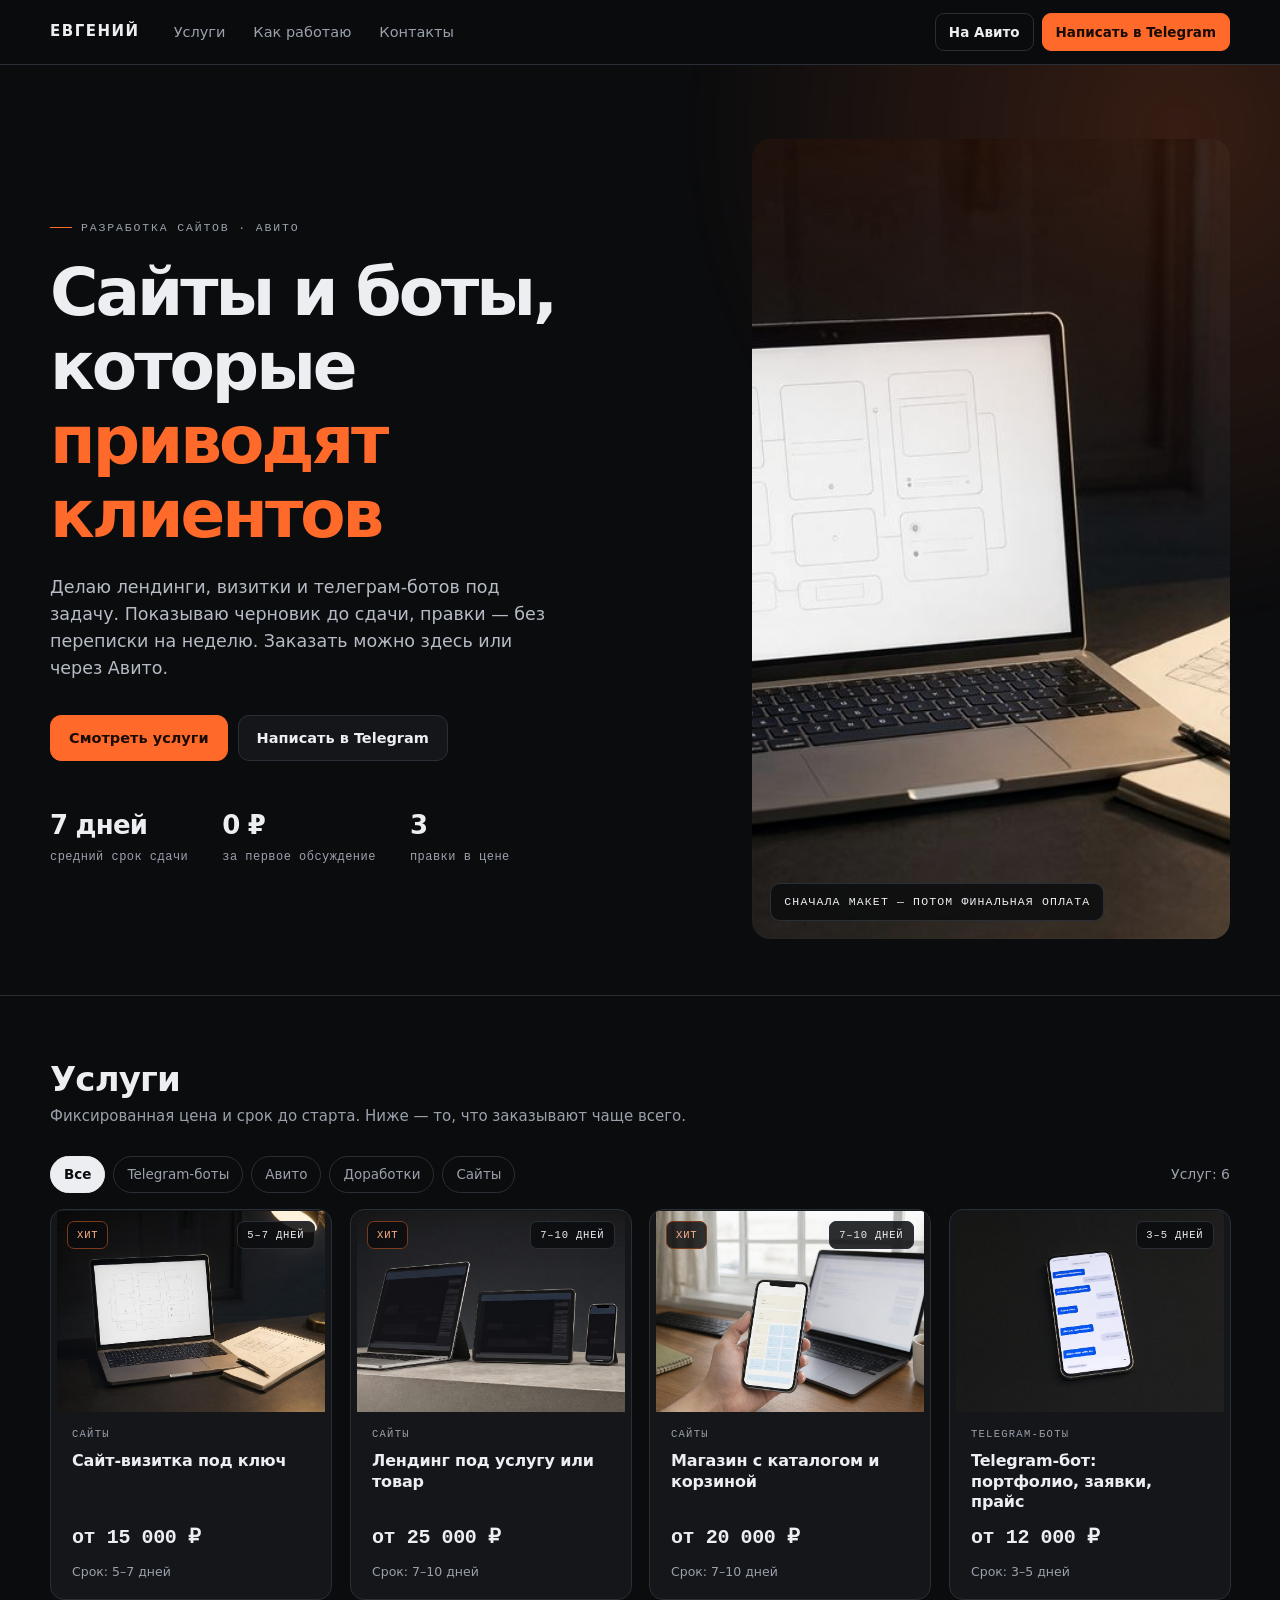
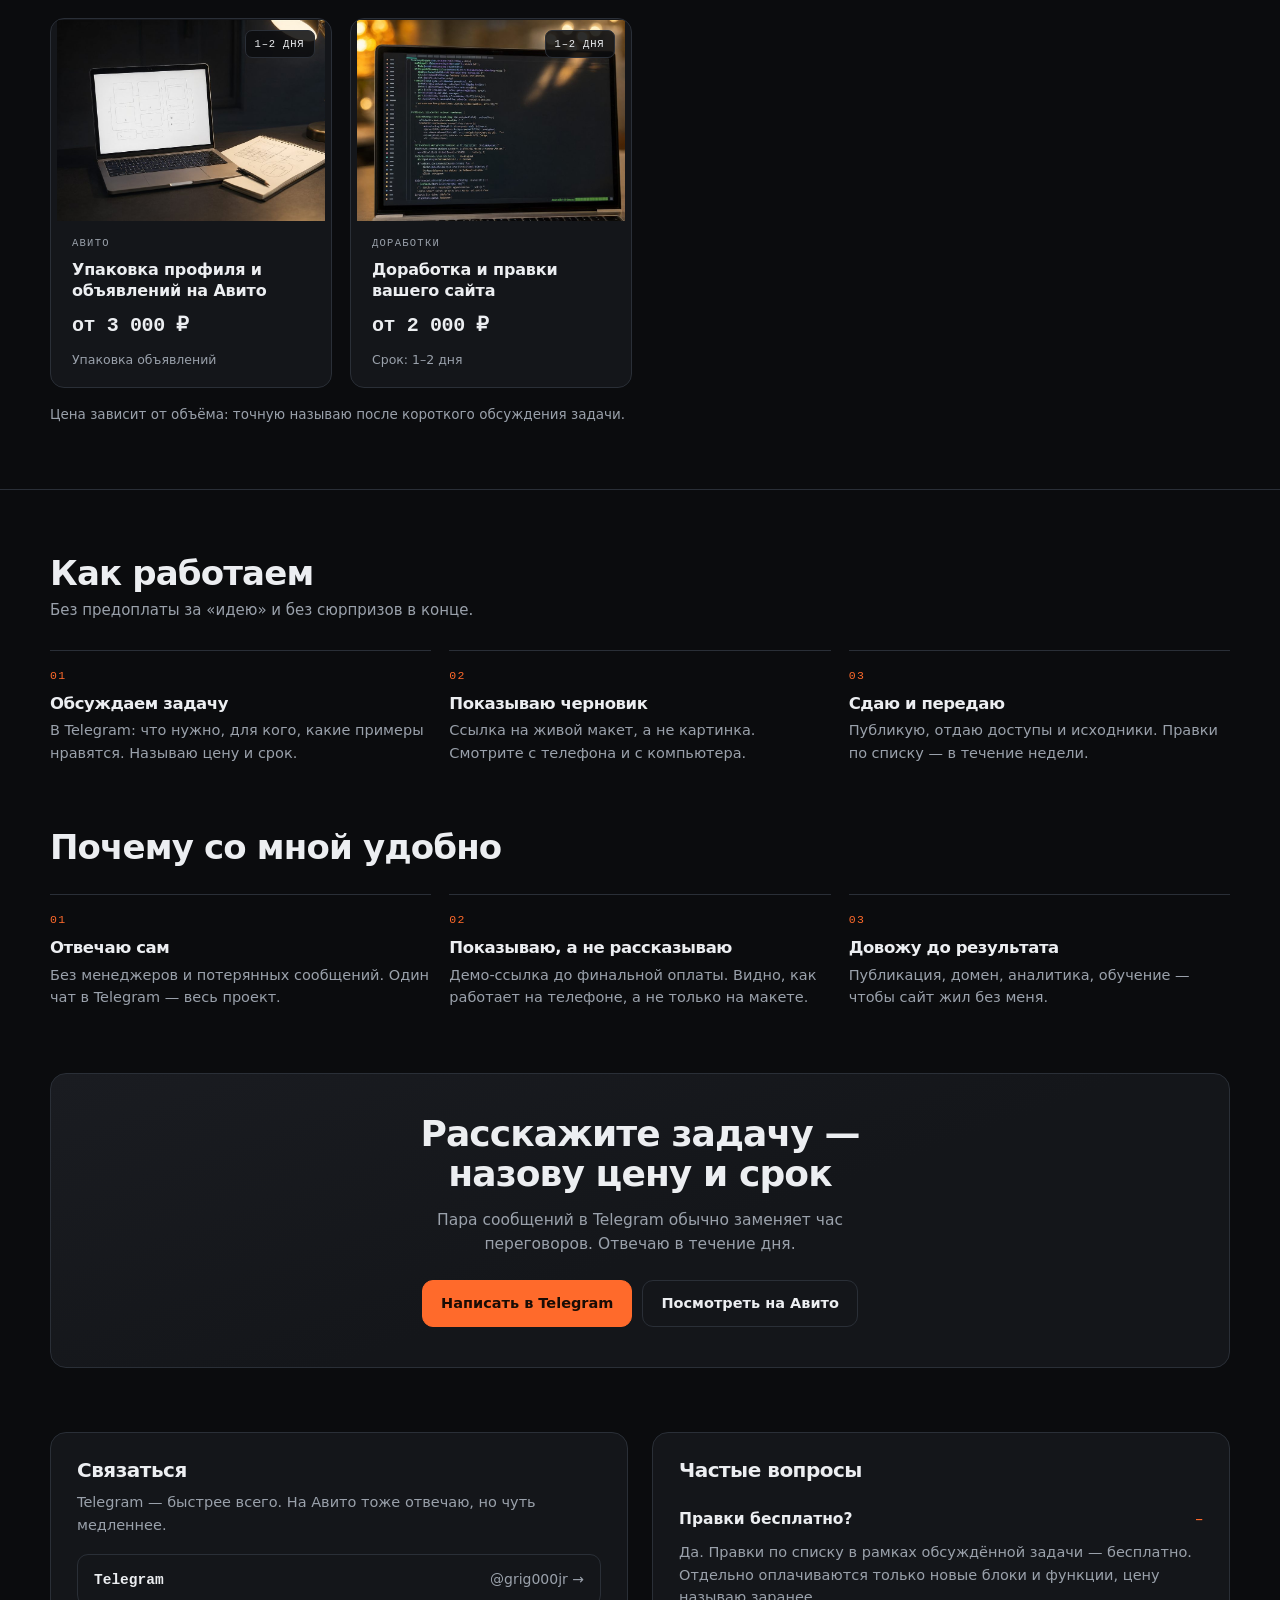
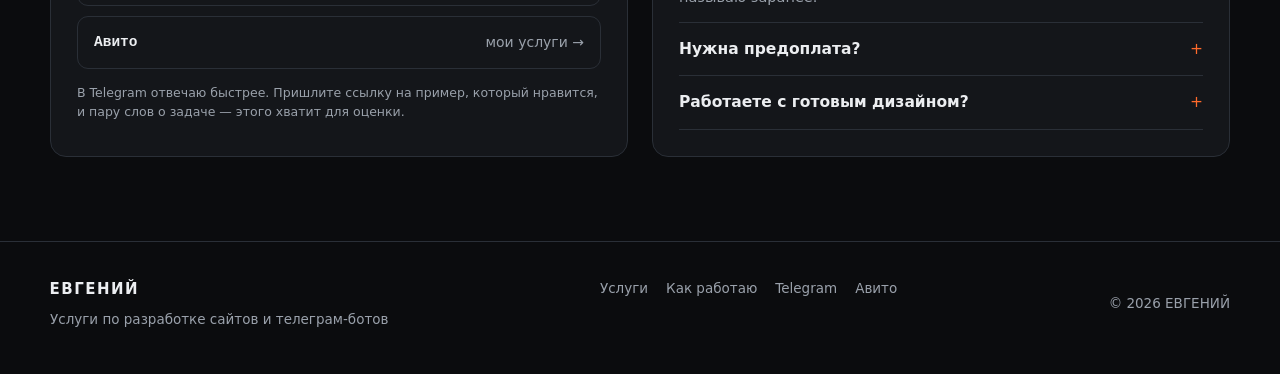
<file: index.html>
<!DOCTYPE html>
<html lang="ru">
<head>
<meta charset="utf-8">
<meta name="viewport" content="width=device-width, initial-scale=1">
<title>Евгений — сайты, телеграм-боты и упаковка объявлений</title>
<meta name="description" content="Разработка сайтов, лендингов и телеграм-ботов под задачу. Черновик до финальной оплаты, правки по списку бесплатно, публикация и передача доступов. Связь в Telegram @grig000jr.">
<link rel="stylesheet" href="assets/css/style.css">
</head>
<body>

<header class="site-head">
  <div class="wrap head-in">
    <a class="brand" href="#top"><span data-shop>ЕВГЕНИЙ</span></a>
    <nav class="nav" aria-label="Основная навигация">
      <a href="#services">Услуги</a>
      <a href="#process">Как работаю</a>
      <a href="#contacts">Контакты</a>
    </nav>
    <div class="head-cta">
      <a class="btn btn-ghost btn-sm" data-avito href="https://www.avito.ru/profile" target="_blank" rel="noopener">На Авито</a>
      <a class="btn btn-accent btn-sm" data-tg href="https://t.me/grig000jr" target="_blank" rel="noopener">Написать в Telegram</a>
    </div>
  </div>
</header>

<main id="top">
  <section class="hero">
    <div class="wrap hero-grid">
      <div>
        <span class="eyebrow" data-text="hero.eyebrow">Разработка сайтов · Авито</span>
        <h1><span data-text="hero.title">Сайты и боты, которые</span> <em data-text="hero.accent">приводят клиентов</em></h1>
        <p class="lead" data-text="hero.lead"></p>
        <div class="hero-actions">
          <a class="btn btn-accent" href="#services" data-text="hero.cta1">Смотреть услуги</a>
          <a class="btn" data-tg data-tg-text="Здравствуйте! Пишу с сайта — хочу обсудить задачу." href="https://t.me/grig000jr" target="_blank" rel="noopener" data-text="hero.cta2">Написать в Telegram</a>
        </div>
        <div class="hero-facts">
          <div><b data-text="hero.fact1v">7 дней</b><span data-text="hero.fact1l">средний срок сдачи</span></div>
          <div><b data-text="hero.fact2v">0 ₽</b><span data-text="hero.fact2l">за первое обсуждение</span></div>
          <div><b data-text="hero.fact3v">3</b><span data-text="hero.fact3l">правки в цене</span></div>
        </div>
      </div>
      <div class="hero-media">
        <img src="assets/img/svc-site.jpg" alt="Рабочее место: макет сайта на экране ноутбука" width="1000" height="800">
        <span class="hero-tag">сначала макет — потом финальная оплата</span>
      </div>
    </div>
  </section>

  <section class="section" id="services">
    <div class="wrap">
      <div class="section-head reveal">
        <div>
          <h2 data-text="services.title">Услуги</h2>
          <p data-text="services.lead"></p>
        </div>
      </div>

      <div class="result-line">
        <div class="chips" id="cat-chips"></div>
        <span id="count">—</span>
      </div>

      <div class="grid" id="services-grid"></div>
      <p class="muted" style="margin-top:16px;font-size:13.5px" data-text="services.note"></p>
    </div>
  </section>

  <section class="section" id="process" style="border-top:1px solid var(--line)">
    <div class="wrap">
      <div class="section-head reveal">
        <div>
          <h2 data-text="process.title">Как работаем</h2>
          <p data-text="process.lead"></p>
        </div>
      </div>
      <div class="steps">
        <div class="step reveal"><h4 data-text="process.s1t"></h4><p data-text="process.s1d"></p></div>
        <div class="step reveal"><h4 data-text="process.s2t"></h4><p data-text="process.s2d"></p></div>
        <div class="step reveal"><h4 data-text="process.s3t"></h4><p data-text="process.s3d"></p></div>
      </div>
    </div>
  </section>

  <section class="section" id="why" style="padding-top:0">
    <div class="wrap">
      <div class="section-head reveal">
        <div>
          <h2 data-text="why.title">Почему со мной удобно</h2>
        </div>
      </div>
      <div class="steps">
        <div class="step reveal"><h4 data-text="why.i1t"></h4><p data-text="why.i1d"></p></div>
        <div class="step reveal"><h4 data-text="why.i2t"></h4><p data-text="why.i2d"></p></div>
        <div class="step reveal"><h4 data-text="why.i3t"></h4><p data-text="why.i3d"></p></div>
      </div>
    </div>
  </section>

  <section class="section" style="padding-top:0">
    <div class="wrap">
      <div class="panel reveal" style="padding:40px;text-align:center;background:linear-gradient(160deg,#1a1c21,#14161a 55%)">
        <h2 style="font-size:clamp(24px,3.2vw,36px);max-width:22ch;margin:0 auto" data-text="cta.title"></h2>
        <p class="muted" style="max-width:52ch;margin:14px auto 0;font-size:15.5px" data-text="cta.text"></p>
        <div style="display:flex;gap:10px;justify-content:center;flex-wrap:wrap;margin-top:24px">
          <a class="btn btn-accent" data-tg data-tg-text="Здравствуйте! Хочу обсудить задачу с сайта." href="https://t.me/grig000jr" target="_blank" rel="noopener" data-text="cta.button">Написать в Telegram</a>
          <a class="btn" data-avito href="https://www.avito.ru/profile" target="_blank" rel="noopener">Посмотреть на Авито</a>
        </div>
      </div>
    </div>
  </section>

  <section class="section" id="contacts" style="padding-top:0">
    <div class="wrap split">
      <div class="panel reveal">
        <h3 data-text="contacts.title">Связаться</h3>
        <p class="muted" style="margin-top:8px;font-size:14.5px" data-text="contacts.lead"></p>
        <div class="contact-list">
          <a data-tg data-tg-text="Здравствуйте! Пишу с сайта." href="https://t.me/grig000jr" target="_blank" rel="noopener">
            <b>Telegram</b><span>@grig000jr →</span>
          </a>
          <a data-avito href="https://www.avito.ru/profile" target="_blank" rel="noopener">
            <b>Авито</b><span>мои услуги →</span>
          </a>
        </div>
        <p class="form-note" style="margin-top:14px">В Telegram отвечаю быстрее. Пришлите ссылку на пример, который нравится, и пару слов о задаче — этого хватит для оценки.</p>
      </div>
      <div class="panel reveal">
        <h3 data-text="faq.title">Частые вопросы</h3>
        <div class="faq" style="margin-top:12px">
          <details open>
            <summary data-text="faq.q1"></summary>
            <p data-text="faq.a1"></p>
          </details>
          <details>
            <summary data-text="faq.q2"></summary>
            <p data-text="faq.a2"></p>
          </details>
          <details>
            <summary data-text="faq.q3"></summary>
            <p data-text="faq.a3"></p>
          </details>
        </div>
      </div>
    </div>
  </section>
</main>

<footer class="site-foot">
  <div class="wrap foot-in">
    <div>
      <a class="brand" href="#top" style="font-size:17px"><span data-shop>ЕВГЕНИЙ</span></a>
      <p style="margin-top:8px" data-text="footer.note"></p>
    </div>
    <div class="foot-links">
      <a href="#services">Услуги</a>
      <a href="#process">Как работаю</a>
      <a data-tg href="https://t.me/grig000jr" target="_blank" rel="noopener">Telegram</a>
      <a data-avito href="https://www.avito.ru/profile" target="_blank" rel="noopener">Авито</a>
    </div>
    <button class="foot-brand" type="button" data-open-admin title="Открыть админку (Ctrl+Alt+A)">© <span data-year>2026</span> <span data-shop>ЕВГЕНИЙ</span></button>
  </div>
</footer>

<!-- карточка услуги -->
<div class="modal" id="service-modal" hidden role="dialog" aria-modal="true" aria-labelledby="svc-title">
  <div class="modal-card">
    <div class="modal-head">
      <span class="form-note" id="svc-cat"></span>
      <button class="modal-close" type="button" data-close-svc aria-label="Закрыть">×</button>
    </div>
    <div id="svc-body"></div>
  </div>
</div>

<!-- админка -->
<div class="sheet" id="admin-sheet" hidden role="dialog" aria-modal="true" aria-label="Админка">
  <div class="wrap">
    <div class="sheet-top">
      <div style="display:flex;align-items:center;gap:10px">
        <strong>Админка</strong>
        <span class="kbd">Ctrl + Alt + A</span>
      </div>
      <div style="display:flex;gap:8px;align-items:center">
        <button class="btn btn-sm" type="button" id="lock-btn" hidden>Выйти</button>
        <button class="modal-close" type="button" data-close-admin aria-label="Закрыть админку">×</button>
      </div>
    </div>

    <div class="sheet-body">
      <section id="auth" hidden>
        <div class="panel login-card" id="setup" hidden>
          <h3>Первый вход</h3>
          <p class="muted" style="margin:8px 0 16px;font-size:14px">Придумайте пароль для админки. Он хранится в этом браузере.</p>
          <form id="setup-form" class="field">
            <label for="setup-pw">Пароль</label>
            <input class="input" id="setup-pw" type="password" autocomplete="new-password" minlength="4" required>
            <label for="setup-pw2" style="margin-top:12px">Повторите пароль</label>
            <input class="input" id="setup-pw2" type="password" autocomplete="new-password" minlength="4" required>
            <p class="form-note" id="setup-err" style="color:#ff9b9b"></p>
            <button class="btn btn-accent" type="submit" style="margin-top:12px">Сохранить пароль и войти</button>
          </form>
        </div>

        <div class="panel login-card" id="login" hidden>
          <h3>Вход в админку</h3>
          <form id="login-form" class="field" style="margin-top:14px">
            <label for="login-pw">Пароль</label>
            <input class="input" id="login-pw" type="password" autocomplete="current-password" required>
            <p class="form-note" id="login-err" style="color:#ff9b9b"></p>
            <button class="btn btn-accent" type="submit" style="margin-top:12px">Войти</button>
          </form>
          <p class="form-note" style="margin-top:14px">Забыли пароль? Очистите данные сайта в браузере — админка попросит задать новый, правки вернутся к data.js.</p>
        </div>
      </section>

      <section id="panel" hidden>
        <div class="stat" id="stats"></div>
        <p class="hint" id="demo-hint" hidden>Сейчас сайт показывает демонстрационные данные из <b>data.js</b>. Замените услуги и тексты своими.</p>

        <div class="tabs" role="tablist">
          <button role="tab" aria-selected="true" data-tab="list">Услуги</button>
          <button role="tab" aria-selected="false" data-tab="texts">Тексты</button>
          <button role="tab" aria-selected="false" data-tab="settings">Настройки</button>
          <button role="tab" aria-selected="false" data-tab="io">Публикация</button>
        </div>

        <div data-tabpane="list">
          <div class="admin-bar">
            <button class="btn btn-accent" type="button" id="new-btn">+ Новая услуга</button>
            <span class="form-note">Правки сразу видны на странице. Чтобы их увидели посетители — «Публикация».</span>
          </div>
          <div class="admin-grid">
            <div class="panel panel-tight">
              <div class="rowlist" id="rowlist"></div>
            </div>

            <div class="panel" id="editor">
              <div style="display:flex;justify-content:space-between;align-items:center;gap:12px;flex-wrap:wrap;margin-bottom:14px">
                <h3 id="editor-title">Новая услуга</h3>
                <span class="form-note" id="save-note"></span>
              </div>

              <div class="form-grid">
                <div class="field full">
                  <label for="f-title">Название услуги</label>
                  <input class="input" id="f-title" type="text" placeholder="Лендинг под услугу или товар">
                </div>
                <div class="field">
                  <label for="f-price">Цена, ₽</label>
                  <input class="input" id="f-price" type="number" min="0" step="1" inputmode="numeric" placeholder="25000">
                </div>
                <div class="field">
                  <label for="f-pricenote">Как показывать цену</label>
                  <select class="input" id="f-pricenote">
                    <option value="от">от 25 000 ₽</option>
                    <option value="">точно 25 000 ₽</option>
                    <option value="до">до 25 000 ₽</option>
                  </select>
                </div>
                <div class="field">
                  <label for="f-cat">Направление</label>
                  <input class="input" id="f-cat" type="text" list="cat-list" placeholder="Сайты">
                  <datalist id="cat-list">
                    <option value="Сайты"></option>
                    <option value="Telegram-боты"></option>
                    <option value="Авито"></option>
                    <option value="Доработки"></option>
                  </datalist>
                </div>
                <div class="field">
                  <label for="f-term">Срок</label>
                  <input class="input" id="f-term" type="text" placeholder="5–7 дней">
                </div>
                <div class="field">
                  <label for="f-status">Статус</label>
                  <select class="input" id="f-status">
                    <option value="active">Показывать</option>
                    <option value="sold">Архив (видно по ссылке)</option>
                    <option value="draft">Черновик (скрыть)</option>
                  </select>
                </div>
                <div class="field" style="justify-content:flex-end">
                  <label for="f-featured" style="display:flex;gap:9px;align-items:center;text-transform:none;letter-spacing:0;font-family:var(--sans);font-size:14px;color:var(--text)">
                    <input id="f-featured" type="checkbox"> Показать на главной
                  </label>
                </div>

                <div class="field full">
                  <label>Фотографии</label>
                  <div class="image-list" id="f-images"></div>
                  <div style="display:flex;gap:8px;flex-wrap:wrap;margin-top:8px">
                    <button class="btn btn-sm" type="button" id="add-img">+ Ссылка на фото</button>
                    <label class="btn btn-sm" style="cursor:pointer">
                      Загрузить с компьютера
                      <input id="upload-img" type="file" accept="image/*" multiple hidden>
                    </label>
                  </div>
                  <p class="form-note" id="upload-note">Можно указать путь к файлу в проекте или ссылку. Загруженные фото сжимаются до 1200 px и хранятся в браузере.</p>
                </div>

                <div class="field full">
                  <label for="f-desc">Описание</label>
                  <textarea class="input" id="f-desc" placeholder="Что делаете, для кого, что получает клиент."></textarea>
                </div>

                <div class="field full">
                  <label>Что входит в услугу</label>
                  <div class="image-list" id="f-includes"></div>
                  <button class="btn btn-sm" type="button" id="add-inc" style="margin-top:8px">+ Пункт</button>
                </div>
              </div>

              <p class="form-note" id="save-err" style="color:#ff9b9b;margin-top:10px"></p>

              <div style="display:flex;gap:10px;flex-wrap:wrap;margin-top:16px">
                <button class="btn btn-accent" type="button" id="save-btn">Сохранить</button>
                <button class="btn btn-danger" type="button" id="delete-btn" hidden>Удалить</button>
              </div>
            </div>
          </div>
        </div>

        <div data-tabpane="texts" hidden>
          <form class="panel" id="content-form">
            <h3>Все тексты страницы</h3>
            <p class="muted" style="font-size:14px;margin:6px 0 18px">Меняйте формулировки, не трогая код. Пустое поле вернёт текст из data.js.</p>
            <div id="content-form-inner"></div>
            <p class="form-note" id="content-note" style="margin-top:14px"></p>
            <button class="btn btn-accent" type="submit" style="margin-top:6px">Сохранить тексты</button>
          </form>
        </div>

        <div data-tabpane="settings" hidden>
          <form class="panel" id="settings-form">
            <h3>Контакты и название</h3>
            <div class="form-grid" style="margin-top:14px">
              <div class="field">
                <label for="s-shop">Название в шапке</label>
                <input class="input" id="s-shop" type="text" placeholder="ЕВГЕНИЙ">
              </div>
              <div class="field">
                <label for="s-owner">Имя</label>
                <input class="input" id="s-owner" type="text" placeholder="Евгений">
              </div>
              <div class="field">
                <label for="s-tg">Telegram (без @)</label>
                <input class="input" id="s-tg" type="text" placeholder="grig000jr">
              </div>
              <div class="field">
                <label for="s-avito">Ссылка на профиль Авито</label>
                <input class="input" id="s-avito" type="url" placeholder="https://www.avito.ru/user/…">
              </div>
              <div class="field">
                <label for="s-city">Город</label>
                <input class="input" id="s-city" type="text" placeholder="Москва">
              </div>
              <div class="field">
                <label for="s-email">E-mail (необязательно)</label>
                <input class="input" id="s-email" type="email" placeholder="you@mail.ru">
              </div>
              <div class="field full">
                <label for="s-tagline">Короткое описание для себя</label>
                <input class="input" id="s-tagline" type="text">
              </div>
            </div>
            <p class="form-note" id="settings-note" style="color:var(--ok);margin-top:10px"></p>
            <button class="btn btn-accent" type="submit" style="margin-top:10px">Сохранить настройки</button>
          </form>

          <form class="panel" id="pw-form" style="margin-top:20px;max-width:520px">
            <h3>Сменить пароль</h3>
            <div class="form-grid" style="margin-top:14px">
              <div class="field">
                <label for="new-pw">Новый пароль</label>
                <input class="input" id="new-pw" type="password" autocomplete="new-password">
              </div>
              <div class="field">
                <label for="new-pw2">Повторите</label>
                <input class="input" id="new-pw2" type="password" autocomplete="new-password">
              </div>
            </div>
            <p class="form-note" id="pw-note" style="margin-top:10px"></p>
            <button class="btn" type="submit" style="margin-top:12px">Сменить пароль</button>
          </form>
        </div>

        <div data-tabpane="io" hidden>
          <div class="split">
            <div class="panel">
              <h3>Как сделать правки видимыми для всех</h3>
              <ol style="margin:14px 0 0;padding-left:20px;color:var(--muted);font-size:14.5px;line-height:1.75">
                <li>Нажмите «Скачать data.js».</li>
                <li>Откройте папку сайта в репозитории на GitHub.</li>
                <li>Замените файл <code class="mono">assets/js/data.js</code> скачанным.</li>
                <li>Закоммитьте изменения — сайт обновится.</li>
              </ol>
              <div style="display:flex;gap:10px;flex-wrap:wrap;margin-top:18px">
                <button class="btn btn-accent" type="button" id="export-btn">Скачать data.js</button>
                <button class="btn" type="button" id="export-json-btn">Резервная копия JSON</button>
              </div>
              <p class="form-note" id="io-note" style="margin-top:12px"></p>
            </div>

            <div class="panel">
              <h3>Загрузить из файла</h3>
              <p class="muted" style="font-size:14px;margin:8px 0 14px">Подойдёт data.js или JSON-бэкап. Текущие правки в браузере будут заменены.</p>
              <label class="btn" style="cursor:pointer">
                Выбрать файл
                <input id="import-file" type="file" accept=".js,.json,application/json,text/javascript" hidden>
              </label>
              <hr style="border:0;border-top:1px solid var(--line);margin:22px 0">
              <h3>Сброс</h3>
              <p class="muted" style="font-size:14px;margin:8px 0 14px">Удаляет правки из этого браузера и возвращает данные из data.js. Пароль тоже сбросится.</p>
              <button class="btn btn-danger" type="button" id="reset-btn">Сбросить правки</button>
            </div>
          </div>
        </div>
      </section>
    </div>
  </div>
</div>

<script src="assets/js/data.js"></script>
<script src="assets/js/store.js"></script>
<script src="assets/js/app.js"></script>
<script src="assets/js/admin.js"></script>
<script>
(function () {
  var all = Store.services();
  var grid = document.getElementById("services-grid");
  var chips = document.getElementById("cat-chips");
  var count = document.getElementById("count");
  var activeCat = "";

  function render() {
    var list = activeCat ? all.filter(function (s) { return s.category === activeCat; }) : all;
    count.textContent = "Услуг: " + list.length;
    UI.fill("#services-grid", list, "Добавьте услуги в админке — они появятся здесь.");
  }

  var cats = {};
  all.forEach(function (s) { if (s.category) cats[s.category] = 1; });
  var names = Object.keys(cats).sort();
  chips.innerHTML = '<button class="chip" type="button" data-cat="" aria-pressed="true">Все</button>' +
    names.map(function (c) {
      return '<button class="chip" type="button" data-cat="' + UI.esc(c) + '" aria-pressed="false">' + UI.esc(c) + "</button>";
    }).join("");

  chips.addEventListener("click", function (e) {
    var btn = e.target.closest("[data-cat]");
    if (!btn) return;
    activeCat = btn.getAttribute("data-cat");
    chips.querySelectorAll(".chip").forEach(function (b) { b.setAttribute("aria-pressed", String(b === btn)); });
    render();
  });

  grid.addEventListener("click", function (e) {
    var card = e.target.closest("[data-service]");
    if (!card) return;
    UI.openService(card.getAttribute("data-service"), all);
  });

  /// уменьшаем задержку появления после фильтра
  render();
})();
</script>
</body>
</html>
</file>
<file: assets/css/style.css>
﻿:root{
  --ink:#0b0c0e;
  --panel:#14161a;
  --panel-2:#1b1e24;
  --line:#2a2f37;
  --text:#eceef1;
  --muted:#9aa1ab;
  --accent:#ff6a2b;
  --accent-ink:#1a0c05;
  --ok:#63d29a;
  --radius:14px;
  --wrap:1180px;
  --sans:"Inter","Segoe UI",system-ui,-apple-system,sans-serif;
  --mono:ui-monospace,"SF Mono","Cascadia Mono","Consolas",monospace;
}

*,*::before,*::after{box-sizing:border-box}
html{scroll-behavior:smooth}
body{
  margin:0;background:var(--ink);color:var(--text);
  font-family:var(--sans);font-size:16px;line-height:1.55;
  -webkit-font-smoothing:antialiased;
}
img{max-width:100%;display:block}
a{color:inherit;text-decoration:none}
button,input,select,textarea{font:inherit;color:inherit}
h1,h2,h3,h4{margin:0;font-weight:650;letter-spacing:-.025em;line-height:1.12}
p{margin:0}
ul{margin:0;padding:0;list-style:none}

.wrap{width:min(var(--wrap),calc(100% - 40px));margin-inline:auto}
.muted{color:var(--muted)}
.mono{font-family:var(--mono);font-variant-numeric:tabular-nums}

/* header */
.site-head{
  position:sticky;top:0;z-index:40;
  background:rgba(11,12,14,.88);backdrop-filter:blur(14px);
  border-bottom:1px solid var(--line);
}
.head-in{display:flex;align-items:center;gap:22px;height:64px}
.brand{display:flex;align-items:baseline;gap:9px;font-weight:750;letter-spacing:-.02em;font-size:19px}
.brand span{font-size:15px;letter-spacing:.1em;color:var(--text)}
.nav{display:flex;gap:4px;overflow-x:auto;scrollbar-width:none}
.nav::-webkit-scrollbar{display:none}
.nav a{
  padding:8px 12px;border-radius:9px;font-size:14.5px;color:var(--muted);
  white-space:nowrap;transition:.18s;
}
.nav a:hover{color:var(--text);background:var(--panel)}
.nav a[aria-current="page"]{color:var(--text);background:var(--panel-2)}
.head-cta{margin-left:auto;display:flex;gap:8px;align-items:center}

.btn{
  display:inline-flex;align-items:center;justify-content:center;gap:8px;
  padding:11px 18px;border-radius:11px;border:1px solid var(--line);
  background:var(--panel);font-size:14.5px;font-weight:600;cursor:pointer;
  transition:.18s;white-space:nowrap;
}
.btn:hover{border-color:#3b424c;background:var(--panel-2)}
.btn-accent{background:var(--accent);border-color:var(--accent);color:var(--accent-ink)}
.btn-accent:hover{background:#ff7d45;border-color:#ff7d45}
.btn-sm{padding:8px 13px;font-size:13.5px;border-radius:9px}
.btn-ghost{background:transparent}
.btn-danger{border-color:#5b2727;color:#ff9b9b;background:#1e1213}
.btn-danger:hover{background:#2a1517;border-color:#7a3232}

/* hero */
.hero{padding:74px 0 56px;border-bottom:1px solid var(--line);position:relative;overflow:hidden}
.hero-grid{display:grid;grid-template-columns:1.15fr .85fr;gap:56px;align-items:center}
.eyebrow{
  display:inline-flex;align-items:center;gap:9px;font-family:var(--mono);
  font-size:11.5px;letter-spacing:.16em;text-transform:uppercase;color:var(--muted);
  margin-bottom:20px;
}
.eyebrow::before{content:"";width:22px;height:1px;background:var(--accent)}
.hero h1{font-size:clamp(38px,5.4vw,66px);letter-spacing:-.045em;font-weight:700}
.hero h1 em{font-style:normal;color:var(--accent)}
.hero p.lead{margin-top:22px;max-width:46ch;color:#b6bcc5;font-size:17.5px}
.hero-actions{display:flex;gap:10px;margin-top:32px;flex-wrap:wrap}
.hero-facts{display:flex;gap:34px;margin-top:44px;flex-wrap:wrap}
.hero-facts div{font-family:var(--mono);font-size:12px;color:var(--muted);letter-spacing:.04em}
.hero-facts b{display:block;font-family:var(--sans);font-size:26px;color:var(--text);letter-spacing:-.03em;margin-bottom:3px}
.hero-media{position:relative}
.hero-media img{border-radius:18px;aspect-ratio:4/3.2;object-fit:cover;filter:grayscale(.15) contrast(1.05)}
.hero-media::after{
  content:"";position:absolute;inset:0;border-radius:18px;
  background:linear-gradient(200deg,rgba(255,106,43,.16),transparent 45%);
  pointer-events:none;
}
.hero-tag{
  position:absolute;left:18px;bottom:18px;background:rgba(11,12,14,.84);
  border:1px solid var(--line);border-radius:10px;padding:9px 13px;
  font-family:var(--mono);font-size:11.5px;letter-spacing:.1em;text-transform:uppercase;
}

/* sections */
.section{padding:64px 0}
.section-head{display:flex;align-items:flex-end;justify-content:space-between;gap:24px;margin-bottom:28px;flex-wrap:wrap}
.section-head h2{font-size:clamp(25px,3vw,34px)}
.section-head p{color:var(--muted);font-size:15px;margin-top:7px}
.link-arrow{display:inline-flex;align-items:center;gap:7px;font-size:14.5px;color:var(--accent);font-weight:600}
.link-arrow:hover{gap:11px}

/* product grid */
.grid{display:grid;grid-template-columns:repeat(auto-fill,minmax(248px,1fr));gap:18px}
.card{
  background:var(--panel);border:1px solid var(--line);border-radius:var(--radius);
  overflow:hidden;display:flex;flex-direction:column;transition:.2s;
}
.card:hover{border-color:#3d444e;transform:translateY(-2px)}
.card-media{position:relative;aspect-ratio:4/3;background:#0f1114;overflow:hidden}
.card-media img{width:100%;height:100%;object-fit:cover;transition:.4s}
.card:hover .card-media img{transform:scale(1.035)}
.card-body{padding:14px 15px 16px;display:flex;flex-direction:column;gap:9px;flex:1}
.card-cat{font-family:var(--mono);font-size:10.5px;letter-spacing:.12em;text-transform:uppercase;color:var(--muted)}
.card h3{font-size:16px;font-weight:600;letter-spacing:-.01em;line-height:1.3}
.card .price{margin-top:auto;font-family:var(--mono);font-size:20px;font-weight:600;letter-spacing:-.02em}
.card .price s{color:#6f757e;font-size:13px;margin-left:8px;font-weight:400}
.card-note{font-size:12.5px;color:var(--muted)}
.card.is-sold .card-media::after{
  content:"продано";position:absolute;inset:0;display:grid;place-items:center;
  background:rgba(11,12,14,.62);font-family:var(--mono);font-size:12px;
  letter-spacing:.2em;text-transform:uppercase;color:#ffb3b3;
}
.badge{
  position:absolute;top:10px;left:10px;padding:5px 9px;border-radius:7px;
  background:rgba(11,12,14,.82);border:1px solid var(--line);
  font-family:var(--mono);font-size:10.5px;letter-spacing:.08em;text-transform:uppercase;
}
.badge.hot{border-color:#7a3a1c;color:#ffb08a}

/* catalog layout */
.toolbar{
  display:grid;grid-template-columns:1fr 190px 170px 150px;gap:10px;
  padding:16px;background:var(--panel);border:1px solid var(--line);border-radius:14px;margin-bottom:22px;
}
.field{display:flex;flex-direction:column;gap:6px}
.field label{font-size:11.5px;color:var(--muted);font-family:var(--mono);letter-spacing:.06em;text-transform:uppercase}
.input,select.input,textarea.input{
  width:100%;padding:10px 12px;border-radius:9px;border:1px solid var(--line);
  background:var(--panel-2);outline:none;transition:.16s;font-size:14.5px;
}
.input:focus{border-color:var(--accent);box-shadow:0 0 0 3px rgba(255,106,43,.13)}
textarea.input{resize:vertical;min-height:110px;line-height:1.5}
.result-line{display:flex;justify-content:space-between;align-items:center;gap:16px;margin-bottom:16px;font-size:14px;color:var(--muted);flex-wrap:wrap}
.chips{display:flex;gap:8px;flex-wrap:wrap}
.chip{
  padding:7px 13px;border-radius:999px;border:1px solid var(--line);
  background:transparent;color:var(--muted);font-size:13.5px;cursor:pointer;transition:.16s;
}
.chip:hover{color:var(--text);border-color:#3d444e}
.chip[aria-pressed="true"]{background:var(--text);color:var(--ink);border-color:var(--text);font-weight:600}
.empty{
  border:1px dashed var(--line);border-radius:14px;padding:52px 24px;text-align:center;
  color:var(--muted);
}
.empty h3{color:var(--text);margin-bottom:8px}

/* item page */
.item{padding:34px 0 64px}
.crumbs{font-size:13px;color:var(--muted);margin-bottom:22px;display:flex;gap:8px;flex-wrap:wrap}
.crumbs a:hover{color:var(--text)}
.item-grid{display:grid;grid-template-columns:1.05fr .95fr;gap:44px;align-items:start}
.gallery-main{border:1px solid var(--line);border-radius:16px;overflow:hidden;background:var(--panel);aspect-ratio:4/3}
.gallery-main img{width:100%;height:100%;object-fit:cover}
.gallery-thumbs{display:flex;gap:9px;margin-top:10px;flex-wrap:wrap}
.gallery-thumbs button{
  width:76px;height:60px;padding:0;border-radius:9px;overflow:hidden;
  border:1px solid var(--line);background:none;cursor:pointer;opacity:.6;transition:.16s;
}
.gallery-thumbs button[aria-pressed="true"]{opacity:1;border-color:var(--accent)}
.gallery-thumbs img{width:100%;height:100%;object-fit:cover}
.item-side h1{font-size:clamp(26px,3.4vw,38px);margin-bottom:14px}
.item-price{font-family:var(--mono);font-size:clamp(28px,3.6vw,40px);font-weight:600;letter-spacing:-.03em;margin:18px 0 6px}
.item-price s{font-size:16px;color:#6f757e;margin-left:12px;font-weight:400}
.meta-row{display:flex;gap:8px;flex-wrap:wrap;margin:16px 0 24px}
.meta{font-family:var(--mono);font-size:11.5px;letter-spacing:.06em;text-transform:uppercase;color:var(--muted);border:1px solid var(--line);border-radius:7px;padding:6px 10px}
.item-actions{display:flex;gap:10px;flex-wrap:wrap}
.item-actions .btn{flex:1 1 180px}
.desc{margin-top:26px;border-top:1px solid var(--line);padding-top:22px;color:#c3c9d1;font-size:15.5px;white-space:pre-line}
.specs{margin-top:22px;border-top:1px solid var(--line);padding-top:14px}
.specs div{display:flex;justify-content:space-between;gap:16px;padding:9px 0;border-bottom:1px solid #21252b;font-size:14.5px}
.specs dt{color:var(--muted)}
.specs dd{margin:0;text-align:right}

/* contacts / about */
.split{display:grid;grid-template-columns:1fr 1fr;gap:24px}
.panel{background:var(--panel);border:1px solid var(--line);border-radius:16px;padding:26px}
.panel h3{font-size:20px;margin-bottom:10px}
.steps{display:grid;grid-template-columns:repeat(3,1fr);gap:18px;counter-reset:s}
.step{border-top:1px solid var(--line);padding-top:16px}
.step::before{
  counter-increment:s;content:"0" counter(s);display:block;font-family:var(--mono);
  font-size:11.5px;color:var(--accent);letter-spacing:.12em;margin-bottom:10px;
}
.step h4{font-size:16.5px;margin-bottom:6px}
.step p{font-size:14.5px;color:var(--muted)}
.contact-list{display:flex;flex-direction:column;gap:10px;margin-top:18px}
.contact-list a{
  display:flex;align-items:center;justify-content:space-between;gap:14px;
  padding:14px 16px;border:1px solid var(--line);border-radius:11px;transition:.18s;
}
.contact-list a:hover{border-color:var(--accent);background:var(--panel-2)}
.contact-list span{font-size:14px;color:var(--muted)}
.contact-list b{font-family:var(--mono);font-size:14.5px}
.faq details{border-bottom:1px solid var(--line);padding:14px 0}
.faq summary{cursor:pointer;font-weight:600;font-size:15.5px;list-style:none;display:flex;justify-content:space-between;gap:14px}
.faq summary::-webkit-details-marker{display:none}
.faq summary::after{content:"+";color:var(--accent);font-weight:400}
.faq details[open] summary::after{content:"–"}
.faq p{margin-top:10px;color:var(--muted);font-size:14.5px}

/* footer */
.site-foot{border-top:1px solid var(--line);padding:36px 0 44px;margin-top:20px}
.foot-in{display:flex;justify-content:space-between;gap:24px;flex-wrap:wrap;font-size:13.5px;color:var(--muted)}
.foot-links{display:flex;gap:18px;flex-wrap:wrap}
.foot-links a:hover{color:var(--text)}

/* admin */
.admin-head{padding:30px 0 10px}
.admin-head h1{font-size:30px}
.admin-bar{display:flex;gap:10px;flex-wrap:wrap;align-items:center;margin:18px 0 20px}
.admin-grid{display:grid;grid-template-columns:360px 1fr;gap:20px;align-items:start}
.panel-tight{padding:18px}
.rowlist{display:flex;flex-direction:column;gap:8px;max-height:62vh;overflow:auto}
.rowitem{
  display:grid;grid-template-columns:52px 1fr auto;gap:10px;align-items:center;
  padding:8px;border:1px solid var(--line);border-radius:10px;background:var(--panel);
  cursor:pointer;text-align:left;
}
.rowitem:hover{border-color:#3d444e}
.rowitem[aria-current="true"]{border-color:var(--accent);background:var(--panel-2)}
.rowitem img{width:52px;height:40px;object-fit:cover;border-radius:6px;background:#0f1114}
.rowitem b{font-size:14px;font-weight:600;display:block;line-height:1.3}
.rowitem small{color:var(--muted);font-family:var(--mono);font-size:11.5px}
.form-grid{display:grid;grid-template-columns:1fr 1fr;gap:14px}
.form-grid .full{grid-column:1/-1}
.image-list{display:flex;flex-direction:column;gap:8px}
.image-row{display:flex;gap:8px;align-items:center}
.image-row .input{flex:1}
.image-row img{width:46px;height:36px;object-fit:cover;border-radius:6px}
.form-note{font-size:12.5px;color:var(--muted);margin-top:4px}
.hint{background:#171a14;border:1px solid #2c3a24;color:#c9d8bb;border-radius:10px;padding:11px 13px;font-size:13.5px}
.login-card{max-width:380px;margin:60px auto}
.tabs{display:flex;gap:6px;border-bottom:1px solid var(--line);margin-bottom:22px}
.tabs button{
  background:none;border:0;border-bottom:2px solid transparent;padding:10px 4px;margin-right:14px;
  color:var(--muted);cursor:pointer;font-size:14.5px
}
.tabs button[aria-selected="true"]{color:var(--text);border-color:var(--accent);font-weight:600}
.stat{display:flex;gap:26px;flex-wrap:wrap;margin-bottom:18px}
.stat div{font-family:var(--mono);font-size:11.5px;color:var(--muted);text-transform:uppercase;letter-spacing:.08em}
.stat b{display:block;font-family:var(--sans);font-size:22px;color:var(--text);letter-spacing:-.02em;text-transform:none}

@media(max-width:900px){
  .hero-grid,.item-grid,.split,.admin-grid{grid-template-columns:1fr;gap:30px}
  .toolbar{grid-template-columns:1fr 1fr}
  .steps{grid-template-columns:1fr}
  .hero{padding:48px 0 40px}
  .section{padding:44px 0}
  .head-in{height:58px;gap:12px}
  .nav{display:none}
  .form-grid{grid-template-columns:1fr}
}
@media(max-width:560px){
  .wrap{width:calc(100% - 28px)}
  .head-cta .btn-ghost{display:none}
  .hero-facts{gap:22px}
  .grid{grid-template-columns:1fr 1fr;gap:12px}
  .card-body{padding:11px 11px 13px}
  .card h3{font-size:14.5px}
  .card .price{font-size:16.5px}
  .toolbar{grid-template-columns:1fr}
}
@media(prefers-reduced-motion:reduce){
  *{transition:none!important;animation:none!important;scroll-behavior:auto!important}
}

/* --- �������� � �������� --- */
body{opacity:1;transition:opacity .18s ease}
body.page-enter .wrap,body.page-enter .site-head{animation:pageIn .5s cubic-bezier(.22,.61,.36,1) both}
body.page-leave{opacity:0}
@keyframes pageIn{from{opacity:0;transform:translateY(10px)}to{opacity:1;transform:none}}

.reveal{opacity:0;transform:translateY(20px);transition:opacity .62s cubic-bezier(.22,.61,.36,1),transform .62s cubic-bezier(.22,.61,.36,1)}
.reveal.is-in{opacity:1;transform:none}

.hero{isolation:isolate}
.hero::before{
  content:"";position:absolute;inset:-20% -10% auto auto;width:60%;height:90%;z-index:-1;
  background:radial-gradient(circle at 70% 30%,rgba(255,106,43,.18),transparent 62%);
  filter:blur(10px);animation:glow 12s ease-in-out infinite alternate;pointer-events:none;
}
@keyframes glow{
  0%{transform:translate3d(0,0,0) scale(1);opacity:.85}
  100%{transform:translate3d(-6%,4%,0) scale(1.15);opacity:1}
}
.hero-media img{transition:transform .9s cubic-bezier(.22,.61,.36,1),filter .5s}
.hero-media:hover img{transform:scale(1.025)}

.card{will-change:transform}
.card::after{
  content:"";position:absolute;inset:0;border-radius:inherit;pointer-events:none;
  background:linear-gradient(130deg,rgba(255,106,43,.14),transparent 42%);
  opacity:0;transition:opacity .3s;
}
.card{position:relative}
.card:hover::after{opacity:1}
.card:active{transform:translateY(0) scale(.995)}

.btn{position:relative;overflow:hidden}
.btn::after{
  content:"";position:absolute;inset:0;background:radial-gradient(circle at var(--x,50%) var(--y,50%),rgba(255,255,255,.16),transparent 45%);
  opacity:0;transition:opacity .25s;
}
.btn:hover::after{opacity:1}
.btn:active{transform:translateY(1px)}

.badge.term{left:auto;right:10px;background:rgba(11,12,14,.86)}

.link-arrow{transition:gap .2s,color .2s}
.chip{transition:transform .18s,background .18s,color .18s,border-color .18s}
.chip:hover{transform:translateY(-1px)}

.step::before{transition:color .3s}
.step:hover::before{color:#fff}

.faq details p{animation:faqIn .28s ease both}
@keyframes faqIn{from{opacity:0;transform:translateY(-4px)}to{opacity:1;transform:none}}

/* �������� ������ */
.includes{display:grid;gap:9px;margin-top:18px;border-top:1px solid var(--line);padding-top:18px}
.includes li{display:flex;gap:10px;font-size:14.5px;color:#c3c9d1}
.includes li::before{content:"";flex:0 0 7px;height:7px;margin-top:8px;border-radius:2px;background:var(--accent)}
.price-note{font-family:var(--mono);font-size:12px;color:var(--muted);letter-spacing:.06em;text-transform:uppercase}

@media(prefers-reduced-motion:reduce){
  .reveal{opacity:1;transform:none}
  .hero::before{animation:none}
  body.page-enter .wrap,body.page-enter .site-head{animation:none}
}

/* ������ ����� ��������� ������� */
.cgroup{border:1px solid var(--line);border-radius:12px;padding:16px 16px 6px;margin:0 0 14px}
.cgroup legend{
  padding:0 8px;margin-left:-4px;font-family:var(--mono);font-size:11px;
  letter-spacing:.12em;text-transform:uppercase;color:var(--accent);
}
.cgroup .form-grid{gap:12px}
.cgroup .field{margin-bottom:10px}

@media(max-width:430px){
  .grid{grid-template-columns:1fr}
  .hero-facts{gap:18px}
  .hero-facts div{min-width:44%}
}

/* --- один экран: модалка услуги и админка-оверлей --- */
body.modal-open{overflow:hidden}
.card{width:100%;text-align:left;font:inherit;cursor:pointer;appearance:none;color:inherit}
.card:focus-visible{outline:2px solid var(--accent);outline-offset:3px}

.modal{
  position:fixed;inset:0;z-index:100;display:grid;place-items:center;padding:20px;
  background:rgba(5,6,8,.74);backdrop-filter:blur(6px);
  opacity:0;transition:opacity .2s ease;
}
.modal.open{opacity:1}
.modal-card{
  width:100%;max-width:900px;max-height:calc(100vh - 40px);overflow:auto;
  background:var(--panel);border:1px solid var(--line);border-radius:18px;padding:24px;
  transform:translateY(14px) scale(.985);transition:transform .28s cubic-bezier(.22,.61,.36,1);
}
.modal.open .modal-card{transform:none}
.modal-head{display:flex;justify-content:space-between;align-items:center;gap:14px;margin-bottom:18px}
.modal-close{
  width:38px;height:38px;border-radius:10px;border:1px solid var(--line);background:var(--panel-2);
  cursor:pointer;font-size:18px;line-height:1;display:grid;place-items:center;transition:.16s;
}
.modal-close:hover{border-color:var(--accent);color:var(--accent)}
.svc{display:grid;grid-template-columns:1fr 1fr;gap:24px;align-items:start}
.svc-media{border-radius:14px;overflow:hidden;border:1px solid var(--line);background:#0f1114}
.svc-media img{width:100%;aspect-ratio:4/3;object-fit:cover}
.svc h3{font-size:26px;margin-bottom:10px}
.svc .price{font-family:var(--mono);font-size:28px;font-weight:600;margin:10px 0 4px}
.svc .price-note{font-family:var(--mono);font-size:12px;color:var(--muted);text-transform:uppercase;letter-spacing:.06em}
.svc .desc{margin-top:14px;border-top:1px solid var(--line);padding-top:14px;white-space:pre-line;color:#c3c9d1;font-size:15px}
.svc .includes{margin-top:14px}

.sheet{
  position:fixed;inset:0;z-index:120;background:var(--ink);overflow:auto;
  opacity:0;transform:translateY(10px);transition:opacity .22s,transform .22s;
}
.sheet.open{opacity:1;transform:none}
.sheet-top{
  position:sticky;top:0;z-index:2;display:flex;justify-content:space-between;align-items:center;gap:14px;
  padding:14px 0;background:rgba(11,12,14,.96);border-bottom:1px solid var(--line);
}
.sheet-body{padding:22px 0 60px}
.sheet h1{font-size:26px}

.foot-brand{background:none;border:0;padding:0;font:inherit;color:inherit;cursor:pointer;transition:color .2s}
.foot-brand:hover{color:var(--accent)}
.kbd{
  font-family:var(--mono);font-size:11px;border:1px solid var(--line);border-radius:5px;
  padding:2px 6px;color:var(--muted);
}

@media(max-width:720px){
  .svc{grid-template-columns:1fr}
  .modal-card{padding:18px}
  .sheet h1{font-size:21px}
}
@media(prefers-reduced-motion:reduce){
  .modal,.modal-card,.sheet{transition:none}
}

/* hidden должен побеждать display у модалок */
.modal[hidden],
.sheet[hidden]{display:none!important}
</file>
